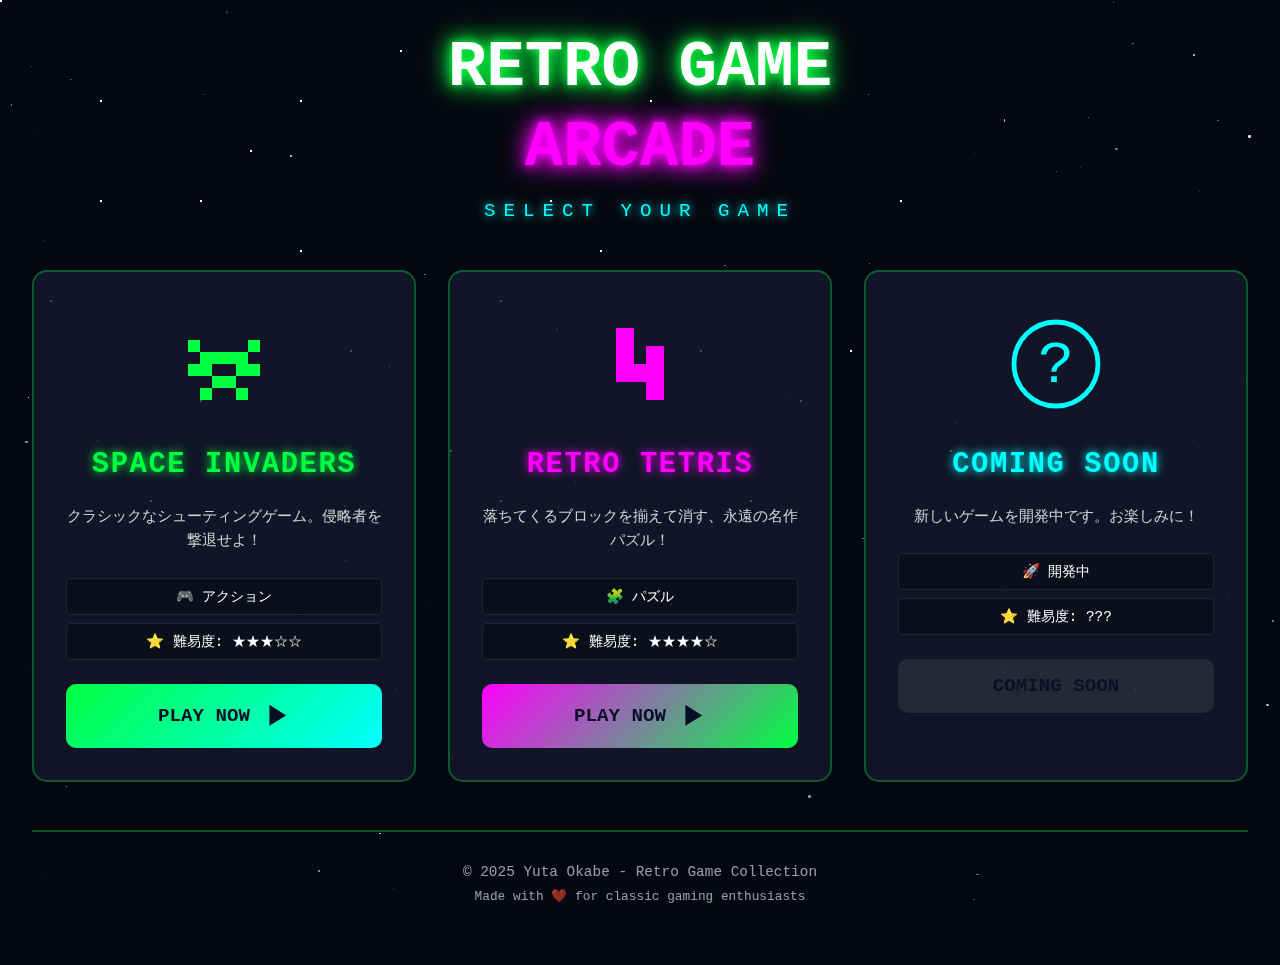
<file: index.html>
<!DOCTYPE html>
<html lang="ja">
<head>
    <meta charset="UTF-8">
    <meta name="viewport" content="width=device-width, initial-scale=1.0">
    <title>Retro Game Arcade - ゲームセレクト</title>
    <link rel="stylesheet" href="style.css">
</head>
<body>
    <div class="stars"></div>
    <div class="container">
        <header class="arcade-header">
            <h1 class="arcade-title">
                <span class="title-line">RETRO GAME</span>
                <span class="title-line arcade">ARCADE</span>
            </h1>
            <p class="arcade-subtitle">SELECT YOUR GAME</p>
        </header>

        <main class="game-selection">
            <div class="game-card" data-game="invader">
                <div class="game-card-inner">
                    <div class="game-icon">
                        <svg viewBox="0 0 100 100" xmlns="http://www.w3.org/2000/svg">
                            <!-- Space Invader Icon -->
                            <rect x="20" y="30" width="10" height="10" fill="currentColor"/>
                            <rect x="70" y="30" width="10" height="10" fill="currentColor"/>
                            <rect x="30" y="40" width="40" height="10" fill="currentColor"/>
                            <rect x="20" y="50" width="10" height="10" fill="currentColor"/>
                            <rect x="30" y="50" width="10" height="10" fill="currentColor"/>
                            <rect x="60" y="50" width="10" height="10" fill="currentColor"/>
                            <rect x="70" y="50" width="10" height="10" fill="currentColor"/>
                            <rect x="40" y="60" width="20" height="10" fill="currentColor"/>
                            <rect x="30" y="70" width="10" height="10" fill="currentColor"/>
                            <rect x="60" y="70" width="10" height="10" fill="currentColor"/>
                        </svg>
                    </div>
                    <h2 class="game-title">SPACE INVADERS</h2>
                    <p class="game-description">クラシックなシューティングゲーム。侵略者を撃退せよ！</p>
                    <div class="game-stats">
                        <span class="stat">🎮 アクション</span>
                        <span class="stat">⭐ 難易度: ★★★☆☆</span>
                    </div>
                    <button class="play-button" onclick="location.href='invader/index.html'">
                        <span class="button-text">PLAY NOW</span>
                        <span class="button-arrow">▶</span>
                    </button>
                </div>
            </div>

            <div class="game-card" data-game="tetris">
                <div class="game-card-inner">
                    <div class="game-icon">
                        <svg viewBox="0 0 100 100" xmlns="http://www.w3.org/2000/svg">
                            <!-- Tetris Block Icon -->
                            <rect x="30" y="20" width="15" height="15" fill="currentColor"/>
                            <rect x="30" y="35" width="15" height="15" fill="currentColor"/>
                            <rect x="30" y="50" width="15" height="15" fill="currentColor"/>
                            <rect x="45" y="50" width="15" height="15" fill="currentColor"/>
                            <rect x="55" y="35" width="15" height="15" fill="currentColor"/>
                            <rect x="55" y="50" width="15" height="15" fill="currentColor"/>
                            <rect x="55" y="65" width="15" height="15" fill="currentColor"/>
                        </svg>
                    </div>
                    <h2 class="game-title">RETRO TETRIS</h2>
                    <p class="game-description">落ちてくるブロックを揃えて消す、永遠の名作パズル！</p>
                    <div class="game-stats">
                        <span class="stat">🧩 パズル</span>
                        <span class="stat">⭐ 難易度: ★★★★☆</span>
                    </div>
                    <button class="play-button" onclick="location.href='retro-tetris/index.html'">
                        <span class="button-text">PLAY NOW</span>
                        <span class="button-arrow">▶</span>
                    </button>
                </div>
            </div>

            <div class="game-card coming-soon">
                <div class="game-card-inner">
                    <div class="game-icon">
                        <svg viewBox="0 0 100 100" xmlns="http://www.w3.org/2000/svg">
                            <!-- Question Mark Icon -->
                            <circle cx="50" cy="50" r="35" fill="none" stroke="currentColor" stroke-width="4"/>
                            <text x="50" y="65" font-size="50" text-anchor="middle" fill="currentColor">?</text>
                        </svg>
                    </div>
                    <h2 class="game-title">COMING SOON</h2>
                    <p class="game-description">新しいゲームを開発中です。お楽しみに！</p>
                    <div class="game-stats">
                        <span class="stat">🚀 開発中</span>
                        <span class="stat">⭐ 難易度: ???</span>
                    </div>
                    <button class="play-button" disabled>
                        <span class="button-text">COMING SOON</span>
                    </button>
                </div>
            </div>
        </main>

        <footer class="arcade-footer">
            <div class="footer-content">
                <p class="copyright">&copy; 2025 Yuta Okabe - Retro Game Collection</p>
                <p class="credits">Made with ❤️ for classic gaming enthusiasts</p>
            </div>
        </footer>
    </div>

    <script src="main.js"></script>
</body>
</html>
</file>
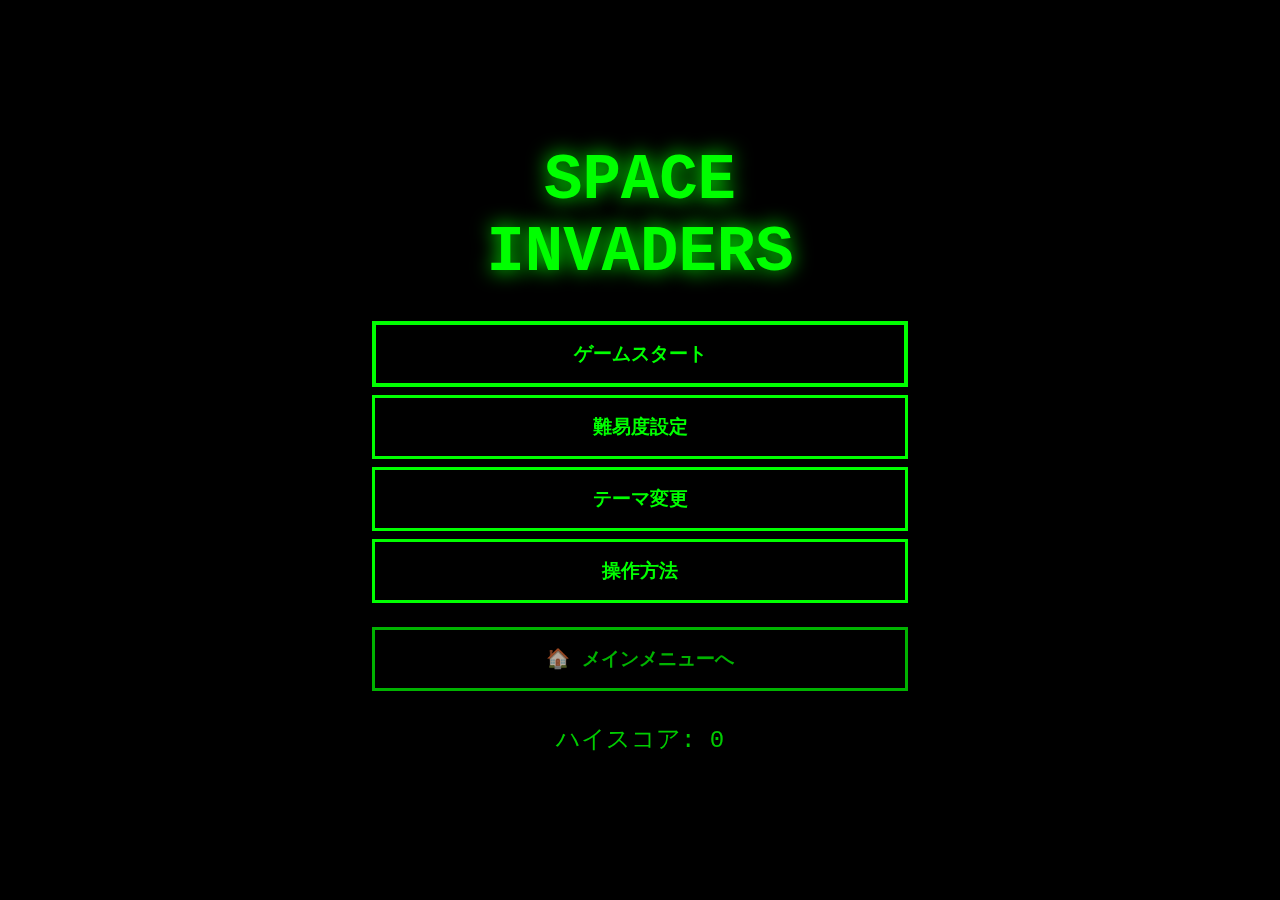
<file: invader/index.html>
<!DOCTYPE html>
<html lang="ja">
<head>
    <meta charset="UTF-8">
    <meta name="viewport" content="width=device-width, initial-scale=1.0">
    <title>Space Invaders - フル機能版</title>
    <link rel="stylesheet" href="css/styles.css">
    <link rel="stylesheet" href="css/themes.css">
</head>
<body>
    <!-- スタート画面 -->
    <div id="startScreen" class="screen active">
        <div class="screen-content">
            <h1 class="game-title">SPACE INVADERS</h1>
            <div class="menu-buttons">
                <button id="startButton" class="menu-btn primary">ゲームスタート</button>
                <button id="difficultyButton" class="menu-btn">難易度設定</button>
                <button id="themeButton" class="menu-btn">テーマ変更</button>
                <button id="instructionsButton" class="menu-btn">操作方法</button>
                <button id="backToArcade" class="menu-btn secondary" onclick="location.href='../index.html'">🏠 メインメニューへ</button>
            </div>
            <div class="high-score-display">
                <p>ハイスコア: <span id="highScoreDisplay">0</span></p>
            </div>
        </div>
    </div>

    <!-- 難易度選択画面 -->
    <div id="difficultyScreen" class="screen">
        <div class="screen-content">
            <h2>難易度を選択</h2>
            <div class="difficulty-buttons">
                <button class="difficulty-btn" data-difficulty="easy">
                    <span class="difficulty-name">EASY</span>
                    <span class="difficulty-desc">初心者向け</span>
                </button>
                <button class="difficulty-btn" data-difficulty="normal">
                    <span class="difficulty-name">NORMAL</span>
                    <span class="difficulty-desc">標準</span>
                </button>
                <button class="difficulty-btn" data-difficulty="hard">
                    <span class="difficulty-name">HARD</span>
                    <span class="difficulty-desc">上級者向け</span>
                </button>
            </div>
            <button id="backFromDifficulty" class="menu-btn secondary">戻る</button>
        </div>
    </div>

    <!-- テーマ選択画面 -->
    <div id="themeScreen" class="screen">
        <div class="screen-content">
            <h2>テーマを選択</h2>
            <div class="theme-buttons">
                <button class="theme-btn" data-theme="retro">
                    <span class="theme-name">RETRO</span>
                    <span class="theme-desc">クラシック</span>
                </button>
                <button class="theme-btn" data-theme="modern">
                    <span class="theme-name">MODERN</span>
                    <span class="theme-desc">モダン</span>
                </button>
                <button class="theme-btn" data-theme="neon">
                    <span class="theme-name">NEON</span>
                    <span class="theme-desc">ネオン</span>
                </button>
            </div>
            <button id="backFromTheme" class="menu-btn secondary">戻る</button>
        </div>
    </div>

    <!-- 操作方法画面 -->
    <div id="instructionsScreen" class="screen">
        <div class="screen-content">
            <h2>操作方法</h2>
            <div class="instructions">
                <div class="instruction-item">
                    <span class="key">← →</span>
                    <span class="action">移動</span>
                </div>
                <div class="instruction-item">
                    <span class="key">SPACE</span>
                    <span class="action">射撃</span>
                </div>
                <div class="instruction-item">
                    <span class="key">ESC</span>
                    <span class="action">一時停止</span>
                </div>
                <div class="instruction-item">
                    <span class="key">P</span>
                    <span class="action">一時停止</span>
                </div>
            </div>
            <h3>パワーアップ</h3>
            <div class="powerup-info">
                <div class="powerup-item">
                    <span class="powerup-icon rapid">R</span>
                    <span class="powerup-name">連射</span>
                </div>
                <div class="powerup-item">
                    <span class="powerup-icon shield">S</span>
                    <span class="powerup-name">シールド</span>
                </div>
                <div class="powerup-item">
                    <span class="powerup-icon boost">B</span>
                    <span class="powerup-name">スコアブースト</span>
                </div>
                <div class="powerup-item">
                    <span class="powerup-icon wide">W</span>
                    <span class="powerup-name">ワイドショット</span>
                </div>
            </div>
            <button id="backFromInstructions" class="menu-btn secondary">戻る</button>
        </div>
    </div>

    <!-- ゲーム画面 -->
    <div id="gameScreen" class="screen">
        <!-- ゲーム情報表示 -->
        <div id="gameInfo">
            <div class="info-left">
                <div class="info-item">
                    <span class="info-label">スコア:</span>
                    <span id="scoreDisplay" class="info-value">0</span>
                </div>
                <div class="info-item">
                    <span class="info-label">ハイスコア:</span>
                    <span id="gameHighScore" class="info-value">0</span>
                </div>
            </div>
            <div class="info-center">
                <div class="info-item">
                    <span class="info-label">レベル:</span>
                    <span id="levelDisplay" class="info-value">1</span>
                </div>
            </div>
            <div class="info-right">
                <div class="info-item">
                    <span class="info-label">ライフ:</span>
                    <span id="livesDisplay" class="info-value">❤❤❤</span>
                </div>
            </div>
        </div>

        <!-- パワーアップ表示 -->
        <div id="powerupDisplay"></div>

        <!-- ゲームキャンバス -->
        <canvas id="gameCanvas"></canvas>

        <!-- 一時停止オーバーレイ -->
        <div id="pauseOverlay" class="overlay">
            <div class="overlay-content">
                <h2>一時停止</h2>
                <button id="resumeButton" class="menu-btn primary">再開</button>
                <button id="quitButton" class="menu-btn secondary">タイトルへ戻る</button>
            </div>
        </div>
    </div>

    <!-- ゲームオーバー画面 -->
    <div id="gameOverScreen" class="screen">
        <div class="screen-content">
            <h1 class="game-over-title">GAME OVER</h1>
            <div class="final-stats">
                <p>最終スコア: <span id="finalScore">0</span></p>
                <p>到達レベル: <span id="finalLevel">1</span></p>
                <p id="newHighScore" class="new-high-score" style="display: none;">🎉 新記録！ 🎉</p>
            </div>
            <div class="menu-buttons">
                <button id="retryButton" class="menu-btn primary">リトライ</button>
                <button id="backToMenuButton" class="menu-btn secondary">タイトルへ</button>
            </div>
        </div>
    </div>

    <!-- ゲームクリア画面 -->
    <div id="gameClearScreen" class="screen">
        <div class="screen-content">
            <h1 class="game-clear-title">GAME CLEAR!</h1>
            <div class="final-stats">
                <p>最終スコア: <span id="clearScore">0</span></p>
                <p>クリアレベル: <span id="clearLevel">10</span></p>
                <p id="clearNewHighScore" class="new-high-score" style="display: none;">🎉 新記録！ 🎉</p>
            </div>
            <div class="menu-buttons">
                <button id="playAgainButton" class="menu-btn primary">もう一度プレイ</button>
                <button id="backToMenuFromClear" class="menu-btn secondary">タイトルへ</button>
            </div>
        </div>
    </div>

    <!-- レベルクリア通知 -->
    <div id="levelClearNotification" class="notification">
        <h2>LEVEL CLEAR!</h2>
        <p>次のレベルへ...</p>
    </div>

    <!-- JavaScriptファイルの読み込み -->
    <script src="js/config.js"></script>
    <script src="js/utils.js"></script>
    <script src="js/audio.js"></script>
    <script src="js/bullet.js"></script>
    <script src="js/player.js"></script>
    <script src="js/enemy.js"></script>
    <script src="js/powerup.js"></script>
    <script src="js/ui.js"></script>
    <script src="js/game.js"></script>
</body>
</html>
</file>
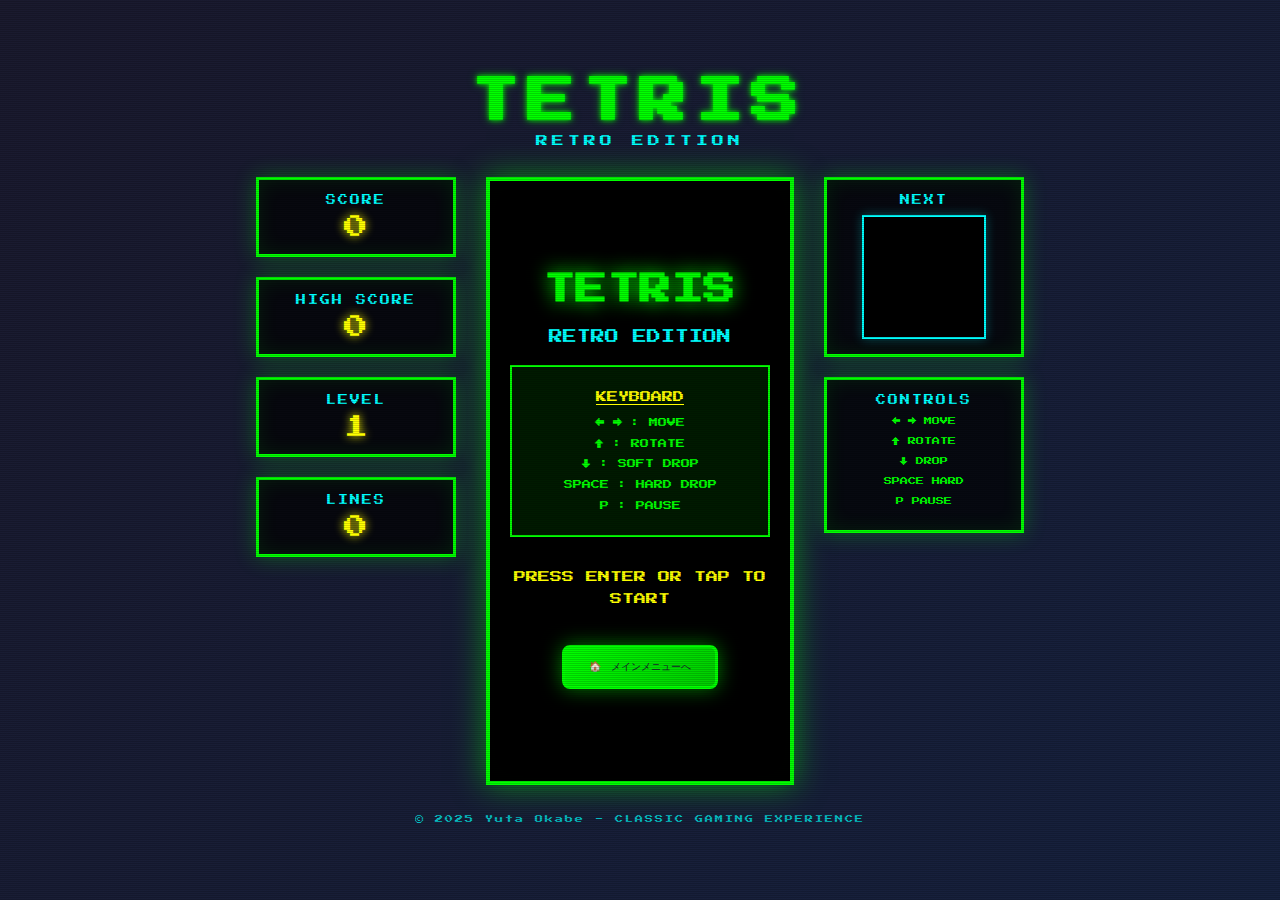
<file: retro-tetris/index.html>
<!DOCTYPE html>
<html lang="ja">
<head>
    <meta charset="UTF-8">
    <meta name="viewport" content="width=device-width, initial-scale=1.0">
    <title>レトロテトリス</title>
    <link rel="stylesheet" href="style.css">
</head>
<body>
    <div class="container">
        <header>
            <h1 class="title">TETRIS</h1>
            <div class="subtitle">RETRO EDITION</div>
        </header>
        
        <div class="game-wrapper">
            <!-- 左側: スコア情報 -->
            <div class="info-panel left-panel">
                <div class="info-box">
                    <div class="info-label">SCORE</div>
                    <div class="info-value" id="score">0</div>
                </div>
                <div class="info-box">
                    <div class="info-label">HIGH SCORE</div>
                    <div class="info-value" id="highScore">0</div>
                </div>
                <div class="info-box">
                    <div class="info-label">LEVEL</div>
                    <div class="info-value" id="level">1</div>
                </div>
                <div class="info-box">
                    <div class="info-label">LINES</div>
                    <div class="info-value" id="lines">0</div>
                </div>
            </div>
            
            <!-- 中央: ゲームボード -->
            <div class="game-area">
                <canvas id="gameCanvas" width="300" height="600"></canvas>
                
                <!-- ゲームオーバー画面 -->
                <div id="gameOverScreen" class="overlay hidden">
                    <div class="overlay-content">
                        <h2>GAME OVER</h2>
                        <p>SCORE: <span id="finalScore">0</span></p>
                        <p class="blink">PRESS ENTER TO RESTART</p>
                    </div>
                </div>
                
                <!-- スタート画面 -->
                <div id="startScreen" class="overlay">
                    <div class="overlay-content">
                        <h2>TETRIS</h2>
                        <p class="subtitle-text">RETRO EDITION</p>
                        <div class="controls-info keyboard-controls">
                            <p class="control-section-title">KEYBOARD</p>
                            <p>← → : MOVE</p>
                            <p>↑ : ROTATE</p>
                            <p>↓ : SOFT DROP</p>
                            <p>SPACE : HARD DROP</p>
                            <p>P : PAUSE</p>
                        </div>
                        <div class="controls-info touch-controls">
                            <p class="control-section-title">TOUCH</p>
                            <p>SWIPE ← → : MOVE</p>
                            <p>SWIPE ↓ : DROP</p>
                            <p>TAP : ROTATE</p>
                        </div>
                        <p class="blink">PRESS ENTER OR TAP TO START</p>
                        <button class="back-to-arcade-btn" onclick="location.href='../index.html'">🏠 メインメニューへ</button>
                    </div>
                </div>
                
                <!-- 一時停止画面 -->
                <div id="pauseScreen" class="overlay hidden">
                    <div class="overlay-content">
                        <h2>PAUSED</h2>
                        <p class="blink">PRESS P TO RESUME</p>
                    </div>
                </div>
            </div>
            
            <!-- 右側: ネクストブロック -->
            <div class="info-panel right-panel">
                <div class="info-box">
                    <div class="info-label">NEXT</div>
                    <canvas id="nextCanvas" width="120" height="120"></canvas>
                </div>
                <div class="info-box controls-hint">
                    <div class="info-label">CONTROLS</div>
                    <div class="control-item">← → MOVE</div>
                    <div class="control-item">↑ ROTATE</div>
                    <div class="control-item">↓ DROP</div>
                    <div class="control-item">SPACE HARD</div>
                    <div class="control-item">P PAUSE</div>
                </div>
            </div>
        </div>
        
        <footer>
            <p>&copy; 2025 Yuta Okabe - CLASSIC GAMING EXPERIENCE</p>
        </footer>
    </div>
    
    <script src="game.js"></script>
</body>
</html>
</file>
<file: style.css>
/* ===== リセットとベース設定 ===== */
* {
    margin: 0;
    padding: 0;
    box-sizing: border-box;
}

:root {
    --primary-color: #00ff41;
    --secondary-color: #ff00ff;
    --accent-color: #00ffff;
    --bg-dark: #0a0e27;
    --bg-darker: #050810;
    --text-light: #ffffff;
    --text-glow: #00ff41;
    --card-bg: rgba(20, 25, 45, 0.8);
    --card-border: rgba(0, 255, 65, 0.3);
    --shadow-glow: 0 0 20px rgba(0, 255, 65, 0.5);
}

body {
    font-family: 'Courier New', monospace;
    background: var(--bg-darker);
    color: var(--text-light);
    min-height: 100vh;
    overflow-x: hidden;
    position: relative;
}

/* ===== 星空背景アニメーション ===== */
.stars {
    position: fixed;
    top: 0;
    left: 0;
    width: 100%;
    height: 100%;
    pointer-events: none;
    z-index: 0;
}

.stars::before,
.stars::after {
    content: '';
    position: absolute;
    width: 2px;
    height: 2px;
    background: white;
    box-shadow: 
        100px 200px white, 300px 100px white, 500px 300px white,
        700px 150px white, 200px 400px white, 600px 250px white,
        150px 500px white, 450px 450px white, 800px 400px white,
        250px 150px white, 550px 200px white, 350px 350px white,
        650px 100px white, 750px 500px white, 50px 300px white,
        900px 200px white, 400px 50px white, 850px 350px white,
        950px 450px white, 100px 100px white, 500px 500px white,
        300px 250px white, 700px 350px white, 200px 200px white;
    animation: twinkle 3s infinite;
}

.stars::after {
    animation-delay: 1.5s;
    opacity: 0.5;
}

@keyframes twinkle {
    0%, 100% { opacity: 0.3; }
    50% { opacity: 1; }
}

/* ===== コンテナ ===== */
.container {
    position: relative;
    z-index: 1;
    max-width: 1400px;
    margin: 0 auto;
    padding: 2rem;
    min-height: 100vh;
    display: flex;
    flex-direction: column;
}

/* ===== ヘッダー ===== */
.arcade-header {
    text-align: center;
    margin-bottom: 3rem;
    animation: fadeInDown 1s ease-out;
}

.arcade-title {
    font-size: 4rem;
    font-weight: bold;
    margin-bottom: 1rem;
    display: flex;
    flex-direction: column;
    gap: 0.5rem;
}

.title-line {
    display: block;
    text-shadow: 
        0 0 10px var(--text-glow),
        0 0 20px var(--text-glow),
        0 0 30px var(--text-glow);
    animation: neonPulse 2s ease-in-out infinite;
}

.title-line.arcade {
    color: var(--secondary-color);
    text-shadow: 
        0 0 10px var(--secondary-color),
        0 0 20px var(--secondary-color),
        0 0 30px var(--secondary-color);
    animation-delay: 0.5s;
}

.arcade-subtitle {
    font-size: 1.2rem;
    letter-spacing: 0.5rem;
    color: var(--accent-color);
    text-shadow: 0 0 10px var(--accent-color);
    animation: blink 1.5s infinite;
}

@keyframes neonPulse {
    0%, 100% { opacity: 1; }
    50% { opacity: 0.8; }
}

@keyframes blink {
    0%, 49%, 100% { opacity: 1; }
    50%, 99% { opacity: 0.3; }
}

@keyframes fadeInDown {
    from {
        opacity: 0;
        transform: translateY(-30px);
    }
    to {
        opacity: 1;
        transform: translateY(0);
    }
}

/* ===== ゲーム選択エリア ===== */
.game-selection {
    display: grid;
    grid-template-columns: repeat(auto-fit, minmax(320px, 1fr));
    gap: 2rem;
    margin-bottom: 3rem;
    flex: 1;
}

/* ===== ゲームカード ===== */
.game-card {
    background: var(--card-bg);
    border: 2px solid var(--card-border);
    border-radius: 15px;
    padding: 2rem;
    transition: all 0.3s ease;
    position: relative;
    overflow: hidden;
    animation: fadeInUp 0.8s ease-out;
    animation-fill-mode: both;
}

.game-card:nth-child(1) { animation-delay: 0.2s; }
.game-card:nth-child(2) { animation-delay: 0.4s; }
.game-card:nth-child(3) { animation-delay: 0.6s; }

@keyframes fadeInUp {
    from {
        opacity: 0;
        transform: translateY(30px);
    }
    to {
        opacity: 1;
        transform: translateY(0);
    }
}

.game-card::before {
    content: '';
    position: absolute;
    top: -2px;
    left: -2px;
    right: -2px;
    bottom: -2px;
    background: linear-gradient(45deg, var(--primary-color), var(--secondary-color), var(--accent-color));
    border-radius: 15px;
    opacity: 0;
    transition: opacity 0.3s ease;
    z-index: -1;
}

.game-card:hover {
    transform: translateY(-10px) scale(1.02);
    box-shadow: var(--shadow-glow);
}

.game-card:hover::before {
    opacity: 0.3;
}

.game-card.coming-soon {
    opacity: 0.6;
}

.game-card.coming-soon:hover {
    transform: translateY(-5px) scale(1.01);
}

.game-card-inner {
    display: flex;
    flex-direction: column;
    align-items: center;
    gap: 1.5rem;
}

/* ===== ゲームアイコン ===== */
.game-icon {
    width: 120px;
    height: 120px;
    display: flex;
    align-items: center;
    justify-content: center;
    color: var(--primary-color);
    transition: all 0.3s ease;
}

.game-card:nth-child(2) .game-icon {
    color: var(--secondary-color);
}

.game-card:nth-child(3) .game-icon {
    color: var(--accent-color);
}

.game-card:hover .game-icon {
    transform: scale(1.1) rotate(5deg);
    filter: drop-shadow(0 0 15px currentColor);
}

.game-icon svg {
    width: 100%;
    height: 100%;
}

/* ===== ゲームタイトルと説明 ===== */
.game-title {
    font-size: 1.8rem;
    text-align: center;
    color: var(--primary-color);
    text-shadow: 0 0 10px var(--primary-color);
    letter-spacing: 0.1rem;
}

.game-card:nth-child(2) .game-title {
    color: var(--secondary-color);
    text-shadow: 0 0 10px var(--secondary-color);
}

.game-card:nth-child(3) .game-title {
    color: var(--accent-color);
    text-shadow: 0 0 10px var(--accent-color);
}

.game-description {
    text-align: center;
    line-height: 1.6;
    color: rgba(255, 255, 255, 0.8);
    font-size: 0.95rem;
}

/* ===== ゲーム統計 ===== */
.game-stats {
    display: flex;
    flex-direction: column;
    gap: 0.5rem;
    width: 100%;
}

.stat {
    display: block;
    text-align: center;
    padding: 0.5rem;
    background: rgba(0, 0, 0, 0.3);
    border-radius: 5px;
    font-size: 0.9rem;
    border: 1px solid rgba(255, 255, 255, 0.1);
}

/* ===== プレイボタン ===== */
.play-button {
    width: 100%;
    padding: 1rem 2rem;
    font-size: 1.2rem;
    font-weight: bold;
    font-family: 'Courier New', monospace;
    background: linear-gradient(135deg, var(--primary-color), var(--accent-color));
    color: var(--bg-dark);
    border: none;
    border-radius: 10px;
    cursor: pointer;
    transition: all 0.3s ease;
    position: relative;
    overflow: hidden;
    display: flex;
    align-items: center;
    justify-content: center;
    gap: 1rem;
}

.game-card:nth-child(2) .play-button {
    background: linear-gradient(135deg, var(--secondary-color), var(--primary-color));
}

.play-button::before {
    content: '';
    position: absolute;
    top: 50%;
    left: 50%;
    width: 0;
    height: 0;
    border-radius: 50%;
    background: rgba(255, 255, 255, 0.5);
    transform: translate(-50%, -50%);
    transition: width 0.6s, height 0.6s;
}

.play-button:hover::before {
    width: 300px;
    height: 300px;
}

.play-button:hover {
    transform: scale(1.05);
    box-shadow: 0 0 20px currentColor;
}

.play-button:active {
    transform: scale(0.98);
}

.play-button:disabled {
    background: rgba(100, 100, 100, 0.5);
    cursor: not-allowed;
    opacity: 0.5;
}

.play-button:disabled:hover {
    transform: none;
    box-shadow: none;
}

.button-text,
.button-arrow {
    position: relative;
    z-index: 1;
}

.button-arrow {
    font-size: 1.5rem;
    animation: arrowBounce 1s infinite;
}

@keyframes arrowBounce {
    0%, 100% { transform: translateX(0); }
    50% { transform: translateX(5px); }
}

/* ===== フッター ===== */
.arcade-footer {
    text-align: center;
    padding: 2rem 0;
    border-top: 2px solid var(--card-border);
    margin-top: auto;
}

.footer-content {
    display: flex;
    flex-direction: column;
    gap: 0.5rem;
}

.copyright,
.credits {
    font-size: 0.9rem;
    color: rgba(255, 255, 255, 0.6);
}

.credits {
    font-size: 0.8rem;
}

/* ===== レスポンシブデザイン ===== */
@media (max-width: 768px) {
    .container {
        padding: 1rem;
    }

    .arcade-title {
        font-size: 2.5rem;
    }

    .arcade-subtitle {
        font-size: 1rem;
        letter-spacing: 0.3rem;
    }

    .game-selection {
        grid-template-columns: 1fr;
        gap: 1.5rem;
    }

    .game-card {
        padding: 1.5rem;
    }

    .game-icon {
        width: 100px;
        height: 100px;
    }

    .game-title {
        font-size: 1.5rem;
    }

    .play-button {
        font-size: 1rem;
        padding: 0.8rem 1.5rem;
    }
}

@media (max-width: 480px) {
    .arcade-title {
        font-size: 2rem;
    }

    .arcade-subtitle {
        font-size: 0.9rem;
        letter-spacing: 0.2rem;
    }

    .game-icon {
        width: 80px;
        height: 80px;
    }

    .game-title {
        font-size: 1.3rem;
    }

    .game-description {
        font-size: 0.85rem;
    }
}

/* ===== アクセシビリティ ===== */
@media (prefers-reduced-motion: reduce) {
    *,
    *::before,
    *::after {
        animation-duration: 0.01ms !important;
        animation-iteration-count: 1 !important;
        transition-duration: 0.01ms !important;
    }
}

/* ===== プリント用スタイル ===== */
@media print {
    .stars {
        display: none;
    }

    body {
        background: white;
        color: black;
    }

    .game-card {
        break-inside: avoid;
        border: 2px solid black;
    }
}
</file>
<file: invader/css/styles.css>
/* ===== リセットとベーススタイル ===== */
* {
    margin: 0;
    padding: 0;
    box-sizing: border-box;
}

body {
    font-family: 'Courier New', monospace;
    background: #000;
    color: #fff;
    overflow: hidden;
    display: flex;
    justify-content: center;
    align-items: center;
    min-height: 100vh;
}

/* ===== 画面管理 ===== */
.screen {
    display: none;
    position: fixed;
    top: 0;
    left: 0;
    width: 100%;
    height: 100%;
    justify-content: center;
    align-items: center;
    background: rgba(0, 0, 0, 0.95);
    z-index: 10;
}

.screen.active {
    display: flex;
}

.screen-content {
    text-align: center;
    padding: 2rem;
    max-width: 600px;
    width: 90%;
}

/* ===== タイトルとヘッダー ===== */
.game-title {
    font-size: 4rem;
    margin-bottom: 2rem;
    text-shadow: 0 0 20px currentColor;
    animation: pulse 2s ease-in-out infinite;
}

h2 {
    font-size: 2.5rem;
    margin-bottom: 2rem;
    text-shadow: 0 0 10px currentColor;
}

h3 {
    font-size: 1.5rem;
    margin: 1.5rem 0 1rem;
}

@keyframes pulse {
    0%, 100% { opacity: 1; }
    50% { opacity: 0.7; }
}

/* ===== ボタンスタイル ===== */
.menu-btn {
    display: block;
    width: 100%;
    padding: 1rem 2rem;
    margin: 0.5rem 0;
    font-size: 1.2rem;
    font-family: 'Courier New', monospace;
    font-weight: bold;
    border: 3px solid currentColor;
    background: transparent;
    color: inherit;
    cursor: pointer;
    transition: all 0.3s ease;
    text-transform: uppercase;
}

.menu-btn:hover {
    background: currentColor;
    color: #000;
    transform: scale(1.05);
    box-shadow: 0 0 20px currentColor;
}

.menu-btn.primary {
    border-width: 4px;
}

.menu-btn.secondary {
    opacity: 0.7;
    margin-top: 1.5rem;
}

/* ===== 難易度選択 ===== */
.difficulty-buttons,
.theme-buttons {
    display: flex;
    flex-direction: column;
    gap: 1rem;
    margin-bottom: 2rem;
}

.difficulty-btn,
.theme-btn {
    display: flex;
    flex-direction: column;
    padding: 1.5rem;
    border: 3px solid currentColor;
    background: transparent;
    color: inherit;
    cursor: pointer;
    transition: all 0.3s ease;
    font-family: 'Courier New', monospace;
}

.difficulty-btn:hover,
.theme-btn:hover {
    background: currentColor;
    color: #000;
    transform: scale(1.05);
    box-shadow: 0 0 20px currentColor;
}

.difficulty-name,
.theme-name {
    font-size: 1.5rem;
    font-weight: bold;
    margin-bottom: 0.5rem;
}

.difficulty-desc,
.theme-desc {
    font-size: 1rem;
    opacity: 0.8;
}

/* ===== 操作方法 ===== */
.instructions {
    display: grid;
    grid-template-columns: repeat(2, 1fr);
    gap: 1rem;
    margin-bottom: 2rem;
}

.instruction-item {
    display: flex;
    flex-direction: column;
    align-items: center;
    padding: 1rem;
    border: 2px solid currentColor;
    background: rgba(255, 255, 255, 0.05);
}

.key {
    font-size: 1.5rem;
    font-weight: bold;
    padding: 0.5rem 1rem;
    border: 2px solid currentColor;
    margin-bottom: 0.5rem;
    background: rgba(255, 255, 255, 0.1);
}

.action {
    font-size: 1rem;
}

/* ===== パワーアップ情報 ===== */
.powerup-info {
    display: grid;
    grid-template-columns: repeat(2, 1fr);
    gap: 1rem;
    margin-bottom: 2rem;
}

.powerup-item {
    display: flex;
    flex-direction: column;
    align-items: center;
    padding: 1rem;
    border: 2px solid currentColor;
    background: rgba(255, 255, 255, 0.05);
}

.powerup-icon {
    width: 40px;
    height: 40px;
    display: flex;
    align-items: center;
    justify-content: center;
    font-size: 1.5rem;
    font-weight: bold;
    border: 2px solid currentColor;
    margin-bottom: 0.5rem;
    background: rgba(255, 255, 255, 0.1);
}

.powerup-name {
    font-size: 1rem;
}

/* ===== ハイスコア表示 ===== */
.high-score-display {
    margin-top: 2rem;
    font-size: 1.5rem;
    opacity: 0.8;
}

/* ===== ゲーム画面 ===== */
#gameScreen {
    background: #000;
}

#gameInfo {
    position: fixed;
    top: 0;
    left: 0;
    right: 0;
    display: flex;
    justify-content: space-between;
    padding: 1rem 2rem;
    background: rgba(0, 0, 0, 0.8);
    border-bottom: 2px solid currentColor;
    z-index: 100;
}

.info-left,
.info-center,
.info-right {
    display: flex;
    gap: 2rem;
}

.info-item {
    display: flex;
    gap: 0.5rem;
}

.info-label {
    font-weight: bold;
    opacity: 0.7;
}

.info-value {
    font-weight: bold;
}

/* ===== パワーアップ表示 ===== */
#powerupDisplay {
    position: fixed;
    top: 70px;
    right: 20px;
    display: flex;
    flex-direction: column;
    gap: 0.5rem;
    z-index: 100;
}

.active-powerup {
    display: flex;
    align-items: center;
    gap: 0.5rem;
    padding: 0.5rem 1rem;
    background: rgba(255, 255, 255, 0.1);
    border: 2px solid currentColor;
    border-radius: 5px;
    font-size: 0.9rem;
    animation: powerupPulse 1s ease-in-out infinite;
}

@keyframes powerupPulse {
    0%, 100% { opacity: 1; }
    50% { opacity: 0.7; }
}

.powerup-timer {
    font-size: 0.8rem;
    opacity: 0.8;
}

/* ===== ゲームキャンバス ===== */
#gameCanvas {
    display: block;
    margin: 80px auto 0;
    border: 2px solid currentColor;
    background: #000;
    box-shadow: 0 0 30px currentColor;
}

/* ===== オーバーレイ ===== */
.overlay {
    display: none;
    position: fixed;
    top: 0;
    left: 0;
    width: 100%;
    height: 100%;
    background: rgba(0, 0, 0, 0.9);
    justify-content: center;
    align-items: center;
    z-index: 1000;
}

.overlay.active {
    display: flex;
}

.overlay-content {
    text-align: center;
    padding: 2rem;
    max-width: 400px;
    width: 90%;
}

/* ===== ゲームオーバー/クリア画面 ===== */
.game-over-title,
.game-clear-title {
    font-size: 3.5rem;
    margin-bottom: 2rem;
    animation: gameEndAnimation 1s ease-out;
}

@keyframes gameEndAnimation {
    0% {
        transform: scale(0);
        opacity: 0;
    }
    50% {
        transform: scale(1.2);
    }
    100% {
        transform: scale(1);
        opacity: 1;
    }
}

.final-stats {
    margin: 2rem 0;
    font-size: 1.3rem;
}

.final-stats p {
    margin: 0.5rem 0;
}

.new-high-score {
    font-size: 1.5rem;
    margin-top: 1rem;
    animation: celebration 0.5s ease-in-out infinite alternate;
}

@keyframes celebration {
    0% { transform: scale(1); }
    100% { transform: scale(1.1); }
}

/* ===== 通知 ===== */
.notification {
    display: none;
    position: fixed;
    top: 50%;
    left: 50%;
    transform: translate(-50%, -50%);
    padding: 2rem 3rem;
    background: rgba(0, 0, 0, 0.95);
    border: 4px solid currentColor;
    text-align: center;
    z-index: 2000;
    animation: notificationShow 0.5s ease-out;
}

.notification.active {
    display: block;
}

@keyframes notificationShow {
    0% {
        transform: translate(-50%, -50%) scale(0);
        opacity: 0;
    }
    100% {
        transform: translate(-50%, -50%) scale(1);
        opacity: 1;
    }
}

.notification h2 {
    font-size: 2.5rem;
    margin-bottom: 1rem;
}

.notification p {
    font-size: 1.2rem;
    opacity: 0.8;
}

/* ===== レスポンシブデザイン ===== */
@media (max-width: 768px) {
    .game-title {
        font-size: 2.5rem;
    }

    h2 {
        font-size: 2rem;
    }

    .menu-btn {
        font-size: 1rem;
        padding: 0.8rem 1.5rem;
    }

    #gameInfo {
        flex-direction: column;
        gap: 0.5rem;
        padding: 0.5rem 1rem;
    }

    .info-left,
    .info-center,
    .info-right {
        gap: 1rem;
    }

    .instructions,
    .powerup-info {
        grid-template-columns: 1fr;
    }

    #gameCanvas {
        margin-top: 120px;
        max-width: 100%;
        height: auto;
    }
}

@media (max-width: 480px) {
    .game-title {
        font-size: 2rem;
    }

    h2 {
        font-size: 1.5rem;
    }

    .menu-btn {
        font-size: 0.9rem;
        padding: 0.7rem 1rem;
    }

    .game-over-title,
    .game-clear-title {
        font-size: 2.5rem;
    }
}
</file>
<file: invader/css/themes.css>
/* ===== テーマシステム ===== */

/* デフォルト（レトロ）テーマ */
:root,
[data-theme="retro"] {
    --primary-color: #00ff00;
    --secondary-color: #00cc00;
    --accent-color: #00ff00;
    --background-color: #000000;
    --text-color: #00ff00;
    --enemy-color: #ff0000;
    --player-color: #00ff00;
    --bullet-color: #ffff00;
    --powerup-rapid-color: #ff6600;
    --powerup-shield-color: #00ccff;
    --powerup-boost-color: #ffff00;
    --powerup-wide-color: #ff00ff;
}

body {
    color: var(--text-color);
}

.menu-btn,
.difficulty-btn,
.theme-btn,
.instruction-item,
.powerup-item,
.key,
.powerup-icon,
#gameInfo,
#gameCanvas,
.overlay,
.notification {
    color: var(--text-color);
    border-color: var(--primary-color);
}

.game-title,
h2,
h3 {
    color: var(--accent-color);
}

/* モダンテーマ */
[data-theme="modern"] {
    --primary-color: #4a90e2;
    --secondary-color: #357abd;
    --accent-color: #5ca3f5;
    --background-color: #1a1a2e;
    --text-color: #ffffff;
    --enemy-color: #e74c3c;
    --player-color: #3498db;
    --bullet-color: #f39c12;
    --powerup-rapid-color: #e67e22;
    --powerup-shield-color: #1abc9c;
    --powerup-boost-color: #f1c40f;
    --powerup-wide-color: #9b59b6;
}

[data-theme="modern"] body {
    background: linear-gradient(135deg, #1a1a2e 0%, #16213e 100%);
}

[data-theme="modern"] .screen {
    background: linear-gradient(135deg, rgba(26, 26, 46, 0.95) 0%, rgba(22, 33, 62, 0.95) 100%);
}

[data-theme="modern"] .menu-btn,
[data-theme="modern"] .difficulty-btn,
[data-theme="modern"] .theme-btn {
    border-radius: 8px;
    box-shadow: 0 4px 6px rgba(0, 0, 0, 0.3);
}

[data-theme="modern"] .menu-btn:hover,
[data-theme="modern"] .difficulty-btn:hover,
[data-theme="modern"] .theme-btn:hover {
    box-shadow: 0 6px 12px rgba(74, 144, 226, 0.5);
}

[data-theme="modern"] #gameCanvas {
    border-radius: 10px;
    box-shadow: 0 0 40px rgba(74, 144, 226, 0.3);
}

[data-theme="modern"] .instruction-item,
[data-theme="modern"] .powerup-item {
    border-radius: 8px;
    background: rgba(74, 144, 226, 0.1);
}

[data-theme="modern"] .key,
[data-theme="modern"] .powerup-icon {
    border-radius: 5px;
    background: rgba(74, 144, 226, 0.2);
}

/* ネオンテーマ */
[data-theme="neon"] {
    --primary-color: #ff00ff;
    --secondary-color: #cc00cc;
    --accent-color: #ff00ff;
    --background-color: #0a0a0a;
    --text-color: #ff00ff;
    --enemy-color: #00ffff;
    --player-color: #ff00ff;
    --bullet-color: #ffff00;
    --powerup-rapid-color: #ff0066;
    --powerup-shield-color: #00ffff;
    --powerup-boost-color: #ffff00;
    --powerup-wide-color: #ff6600;
}

[data-theme="neon"] body {
    background: radial-gradient(circle at center, #1a0a1a 0%, #0a0a0a 100%);
}

[data-theme="neon"] .screen {
    background: radial-gradient(circle at center, rgba(26, 10, 26, 0.95) 0%, rgba(10, 10, 10, 0.95) 100%);
}

[data-theme="neon"] .game-title,
[data-theme="neon"] h2 {
    text-shadow: 
        0 0 10px var(--accent-color),
        0 0 20px var(--accent-color),
        0 0 30px var(--accent-color),
        0 0 40px var(--accent-color);
    animation: neonPulse 1.5s ease-in-out infinite;
}

@keyframes neonPulse {
    0%, 100% {
        text-shadow: 
            0 0 10px var(--accent-color),
            0 0 20px var(--accent-color),
            0 0 30px var(--accent-color),
            0 0 40px var(--accent-color);
    }
    50% {
        text-shadow: 
            0 0 5px var(--accent-color),
            0 0 10px var(--accent-color),
            0 0 15px var(--accent-color),
            0 0 20px var(--accent-color);
    }
}

[data-theme="neon"] .menu-btn,
[data-theme="neon"] .difficulty-btn,
[data-theme="neon"] .theme-btn {
    box-shadow: 
        0 0 10px var(--primary-color),
        inset 0 0 10px rgba(255, 0, 255, 0.2);
}

[data-theme="neon"] .menu-btn:hover,
[data-theme="neon"] .difficulty-btn:hover,
[data-theme="neon"] .theme-btn:hover {
    box-shadow: 
        0 0 20px var(--primary-color),
        0 0 30px var(--primary-color),
        inset 0 0 20px rgba(255, 0, 255, 0.4);
}

[data-theme="neon"] #gameCanvas {
    box-shadow: 
        0 0 20px var(--primary-color),
        0 0 40px var(--primary-color),
        0 0 60px var(--primary-color);
}

[data-theme="neon"] .instruction-item,
[data-theme="neon"] .powerup-item {
    background: rgba(255, 0, 255, 0.1);
    box-shadow: 0 0 10px rgba(255, 0, 255, 0.3);
}

[data-theme="neon"] .key,
[data-theme="neon"] .powerup-icon {
    background: rgba(255, 0, 255, 0.2);
    box-shadow: 0 0 10px rgba(255, 0, 255, 0.5);
}

[data-theme="neon"] #gameInfo {
    background: rgba(10, 10, 10, 0.9);
    box-shadow: 0 0 20px rgba(255, 0, 255, 0.3);
}

/* パワーアップ固有の色 */
.powerup-icon.rapid {
    color: var(--powerup-rapid-color);
    border-color: var(--powerup-rapid-color);
}

.powerup-icon.shield {
    color: var(--powerup-shield-color);
    border-color: var(--powerup-shield-color);
}

.powerup-icon.boost {
    color: var(--powerup-boost-color);
    border-color: var(--powerup-boost-color);
}

.powerup-icon.wide {
    color: var(--powerup-wide-color);
    border-color: var(--powerup-wide-color);
}

.active-powerup.rapid {
    border-color: var(--powerup-rapid-color);
    color: var(--powerup-rapid-color);
}

.active-powerup.shield {
    border-color: var(--powerup-shield-color);
    color: var(--powerup-shield-color);
}

.active-powerup.boost {
    border-color: var(--powerup-boost-color);
    color: var(--powerup-boost-color);
}

.active-powerup.wide {
    border-color: var(--powerup-wide-color);
    color: var(--powerup-wide-color);
}

/* テーマボタンのプレビュー */
[data-theme="retro"] .theme-btn[data-theme="retro"],
[data-theme="modern"] .theme-btn[data-theme="modern"],
[data-theme="neon"] .theme-btn[data-theme="neon"] {
    background: var(--primary-color);
    color: var(--background-color);
}

/* テーマ切り替えアニメーション */
body,
.screen,
.menu-btn,
.difficulty-btn,
.theme-btn,
#gameCanvas {
    transition: all 0.3s ease;
}
</file>
<file: retro-tetris/style.css>
/* レトロスタイルのフォント設定 */
@import url('https://fonts.googleapis.com/css2?family=Press+Start+2P&display=swap');

/* リセットとベース設定 */
* {
    margin: 0;
    padding: 0;
    box-sizing: border-box;
}

body {
    font-family: 'Press Start 2P', cursive;
    background: linear-gradient(135deg, #1a1a2e 0%, #16213e 100%);
    color: #00ff00;
    min-height: 100vh;
    display: flex;
    justify-content: center;
    align-items: center;
    padding: 20px;
    overflow: hidden;
}

/* CRTスキャンライン効果 */
body::before {
    content: "";
    position: fixed;
    top: 0;
    left: 0;
    width: 100%;
    height: 100%;
    background: repeating-linear-gradient(
        0deg,
        rgba(0, 0, 0, 0.15),
        rgba(0, 0, 0, 0.15) 1px,
        transparent 1px,
        transparent 2px
    );
    pointer-events: none;
    z-index: 1000;
}

.container {
    max-width: 1200px;
    width: 100%;
    text-align: center;
    position: relative;
    z-index: 1;
}

/* メインメニューへ戻るボタン */
.back-to-arcade-btn {
    margin-top: 20px;
    padding: 12px 24px;
    font-family: 'Press Start 2P', cursive;
    font-size: 10px;
    background: linear-gradient(135deg, #00ff00, #00cc00);
    color: #1a1a2e;
    border: 3px solid #00ff00;
    border-radius: 8px;
    cursor: pointer;
    transition: all 0.3s ease;
    text-shadow: none;
    box-shadow: 0 0 20px rgba(0, 255, 0, 0.5);
}

.back-to-arcade-btn:hover {
    background: linear-gradient(135deg, #00cc00, #00ff00);
    transform: scale(1.05);
    box-shadow: 0 0 30px rgba(0, 255, 0, 0.8);
}

.back-to-arcade-btn:active {
    transform: scale(0.98);
}

/* ヘッダー */
header {
    margin-bottom: 30px;
}

.title {
    font-size: 48px;
    color: #00ff00;
    letter-spacing: 8px;
    margin-bottom: 10px;
    text-shadow: 0 0 5px #00ff00, 0 0 10px rgba(0, 255, 0, 0.5);
}

.subtitle {
    font-size: 12px;
    color: #00ffff;
    letter-spacing: 4px;
}


/* ゲームラッパー */
.game-wrapper {
    display: flex;
    justify-content: center;
    align-items: flex-start;
    gap: 30px;
    margin-bottom: 30px;
}

/* 情報パネル */
.info-panel {
    display: flex;
    flex-direction: column;
    gap: 20px;
    min-width: 200px;
}

.info-box {
    background: rgba(0, 0, 0, 0.7);
    border: 3px solid #00ff00;
    padding: 15px;
    box-shadow: 0 0 20px rgba(0, 255, 0, 0.3), inset 0 0 20px rgba(0, 255, 0, 0.1);
}

.info-label {
    font-size: 10px;
    color: #00ffff;
    margin-bottom: 10px;
    letter-spacing: 2px;
}

.info-value {
    font-size: 24px;
    color: #ffff00;
    text-shadow: 0 0 10px #ffff00;
}

/* コントロールヒント */
.controls-hint {
    font-size: 8px;
}

.control-item {
    color: #00ff00;
    margin: 8px 0;
    line-height: 1.5;
}

/* ゲームエリア */
.game-area {
    position: relative;
    display: inline-block;
}

#gameCanvas {
    background: #000000;
    border: 4px solid #00ff00;
    box-shadow: 0 0 30px rgba(0, 255, 0, 0.5), inset 0 0 30px rgba(0, 255, 0, 0.1);
    display: block;
    image-rendering: pixelated;
    image-rendering: crisp-edges;
}

#nextCanvas {
    background: #000000;
    border: 2px solid #00ffff;
    display: block;
    margin: 10px auto 0;
    box-shadow: 0 0 10px rgba(0, 255, 255, 0.3);
    image-rendering: pixelated;
    image-rendering: crisp-edges;
}

/* オーバーレイ画面 */
.overlay {
    position: absolute;
    top: 0;
    left: 0;
    width: 100%;
    height: 100%;
    background: rgba(0, 0, 0, 0.9);
    display: flex;
    justify-content: center;
    align-items: center;
    z-index: 10;
    border: 4px solid #00ff00;
}

.overlay.hidden {
    display: none;
}

.overlay-content {
    text-align: center;
    padding: 20px;
}

.overlay-content h2 {
    font-size: 32px;
    color: #00ff00;
    margin-bottom: 20px;
    text-shadow: 0 0 20px #00ff00;
}

.overlay-content p {
    font-size: 14px;
    color: #00ffff;
    margin: 15px 0;
    line-height: 1.8;
}

.subtitle-text {
    font-size: 10px;
    color: #ffff00;
    margin-bottom: 30px;
}

.controls-info {
    margin: 15px 0;
    padding: 15px;
    background: rgba(0, 255, 0, 0.1);
    border: 2px solid #00ff00;
}

.controls-info p {
    font-size: 9px;
    color: #00ff00;
    margin: 8px 0;
    line-height: 1.4;
}

.control-section-title {
    font-size: 11px !important;
    color: #ffff00 !important;
    margin-bottom: 12px !important;
    text-decoration: underline;
}

.keyboard-controls {
    background: rgba(0, 255, 0, 0.1);
    border: 2px solid #00ff00;
}

.touch-controls {
    background: rgba(0, 255, 255, 0.1);
    border: 2px solid #00ffff;
}

.touch-controls p {
    color: #00ffff;
}

.touch-controls .control-section-title {
    color: #ffff00 !important;
}

/* スマートフォンではキーボード操作を非表示 */
@media (hover: none) and (pointer: coarse) {
    .keyboard-controls {
        display: none;
    }
    
    .touch-controls {
        margin: 20px 0;
    }
}

/* デスクトップではタッチ操作を非表示 */
@media (hover: hover) and (pointer: fine) {
    .touch-controls {
        display: none;
    }
}

/* 点滅アニメーション */
.blink {
    animation: blink 1s step-start infinite;
    color: #ffff00 !important;
    font-size: 12px !important;
    margin-top: 30px !important;
}

@keyframes blink {
    50% {
        opacity: 0;
    }
}

/* フッター */
footer {
    font-size: 8px;
    color: #00ffff;
    opacity: 0.7;
    letter-spacing: 2px;
}

/* レスポンシブ対応 */
@media (max-width: 1024px) {
    .game-wrapper {
        flex-direction: column;
        align-items: center;
    }
    
    .info-panel {
        flex-direction: row;
        flex-wrap: wrap;
        justify-content: center;
        min-width: auto;
    }
    
    .left-panel {
        order: 1;
    }
    
    .game-area {
        order: 2;
    }
    
    .right-panel {
        order: 3;
    }
}

@media (max-width: 768px) {
    .title {
        font-size: 32px;
        letter-spacing: 4px;
    }
    
    .subtitle {
        font-size: 10px;
    }
    
    #gameCanvas {
        width: 250px;
        height: 500px;
    }
    
    .info-box {
        padding: 10px;
        min-width: 150px;
    }
    
    .info-value {
        font-size: 18px;
    }
    
    .overlay-content h2 {
        font-size: 24px;
    }
    
    .overlay-content p {
        font-size: 10px;
    }
}

@media (max-width: 480px) {
    body {
        padding: 10px;
    }
    
    .title {
        font-size: 24px;
        letter-spacing: 2px;
    }
    
    #gameCanvas {
        width: 200px;
        height: 400px;
    }
    
    .info-box {
        padding: 8px;
        min-width: 120px;
    }
    
    .info-label {
        font-size: 8px;
    }
    
    .info-value {
        font-size: 14px;
    }
    
    .controls-hint {
        font-size: 6px;
    }
    
    .overlay-content h2 {
        font-size: 18px;
    }
    
    .controls-info {
        margin: 12px 0;
        padding: 12px;
    }
    
    .controls-info p {
        font-size: 7px;
        margin: 6px 0;
        line-height: 1.3;
    }
    
    .control-section-title {
        font-size: 8px !important;
        margin-bottom: 8px !important;
    }
    
    .overlay-content {
        padding: 15px;
        max-height: 90vh;
        overflow-y: auto;
    }
}

/* タッチデバイス用の追加スタイル */
@media (hover: none) and (pointer: coarse) {
    #gameCanvas {
        touch-action: none;
        -webkit-user-select: none;
        user-select: none;
    }
    
    .game-area {
        touch-action: manipulation;
        -webkit-tap-highlight-color: transparent;
        -webkit-user-select: none;
        user-select: none;
    }
    
    .overlay {
        touch-action: manipulation;
        -webkit-tap-highlight-color: transparent;
    }
    
    body {
        -webkit-touch-callout: none;
        -webkit-user-select: none;
        user-select: none;
        -webkit-tap-highlight-color: transparent;
    }
    
    * {
        -webkit-tap-highlight-color: transparent;
    }
}

/* ピクセルパーフェクト表示 */
canvas {
    image-rendering: -moz-crisp-edges;
    image-rendering: -webkit-crisp-edges;
    image-rendering: pixelated;
    image-rendering: crisp-edges;
}
</file>
